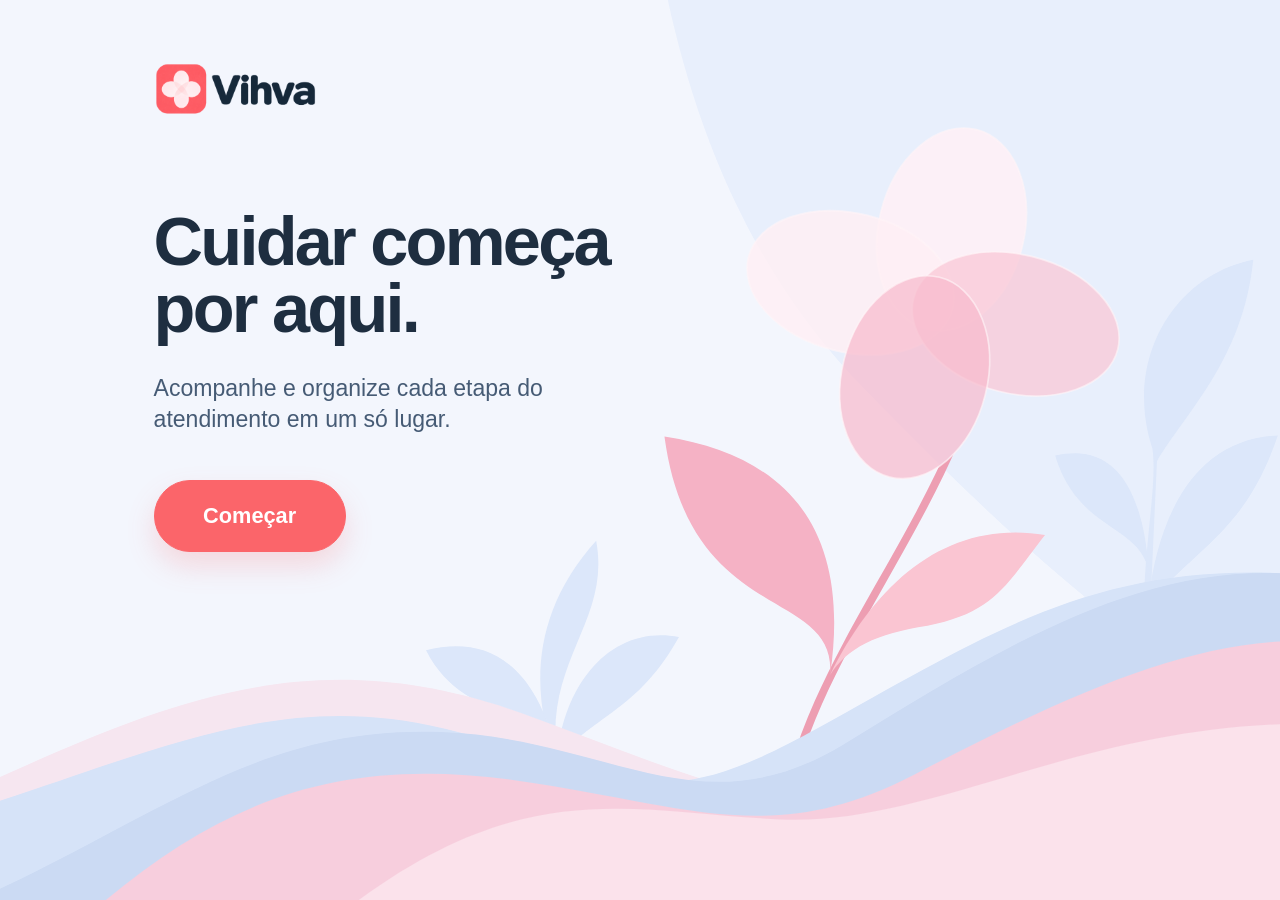
<file: index.html>
<!DOCTYPE html>
<html lang="pt-BR">
<head>
  <meta charset="UTF-8">
  <meta name="viewport" content="width=device-width, initial-scale=1.0">
  <title>Vihva – Boas-vindas</title>
  <link rel="stylesheet" href="assets/css/style.css">
</head>
<body class="pagina-boas-vindas">
  <main class="boas-vindas">
    <div class="boas-vindas-conteudo">
      <img class="boas-vindas-logo" src="assets/imagens/logo-vihva-fiel.svg" alt="Vihva" width="230" height="77">
      <section class="boas-vindas-texto" aria-labelledby="titulo">
        <h1 id="titulo">Cuidar começa<br>por aqui.</h1>
        <p>Acompanhe e organize cada etapa do atendimento em um só lugar.</p>
        <a class="btn" href="painel.html">Começar</a>
      </section>
    </div>
  </main>
</body>
</html>
</file>
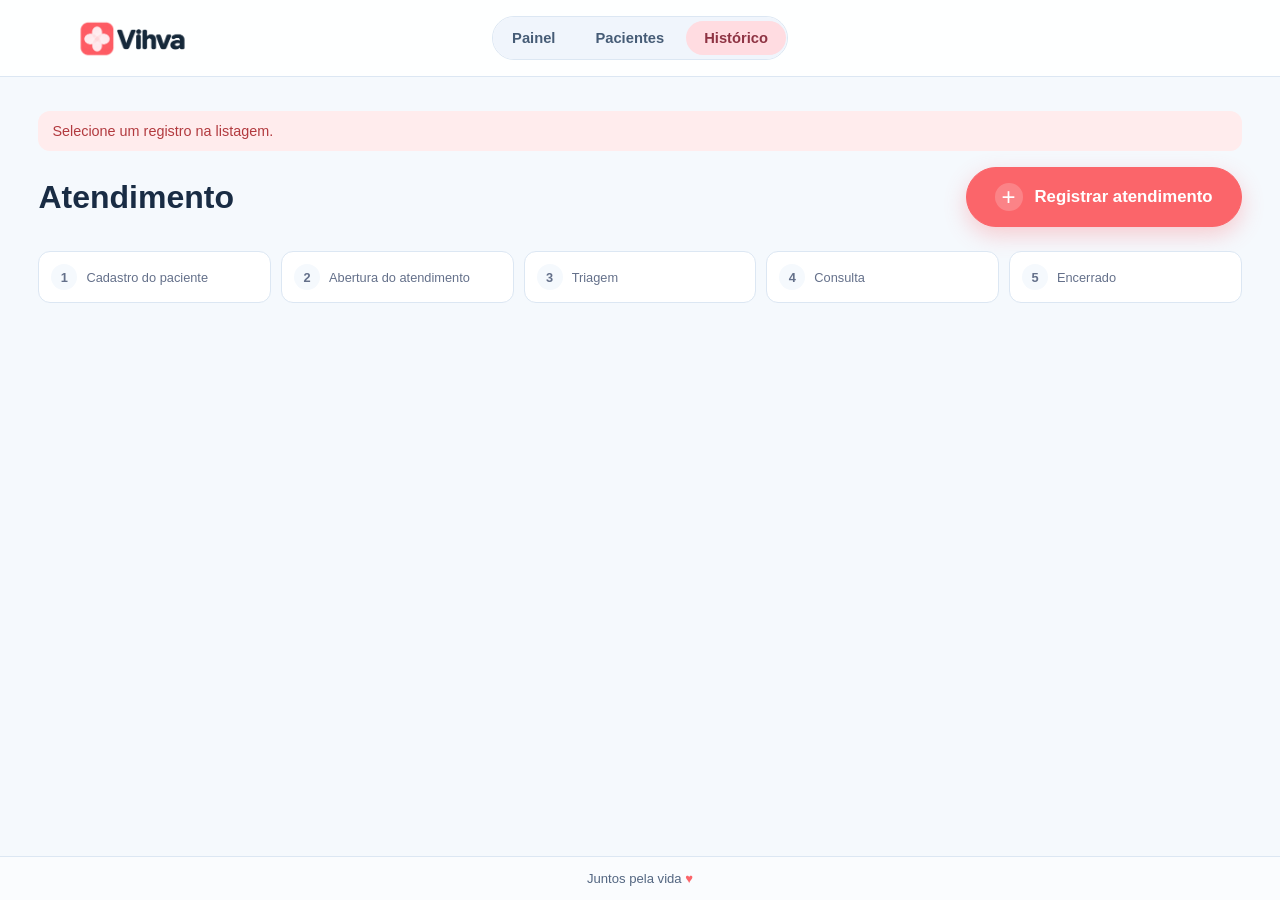
<file: atendimento.html>
<!DOCTYPE html>
<html lang="pt-BR">
<head>
  <meta charset="UTF-8">
  <meta name="viewport" content="width=device-width, initial-scale=1.0">
  <title>Atendimento - Vihva</title>
  <link rel="stylesheet" href="assets/css/style.css">
  <script src="assets/js/prototipo/config.js" defer></script>
  <script src="assets/js/prototipo/dados-demo.js" defer></script>
  <script src="assets/js/prototipo/repositorio-demo.js" defer></script>
  <script src="assets/js/comum.js" defer></script>
  <script src="assets/js/atendimento.js" defer></script>
</head>
<body class="pagina-sistema">
  <a class="pular" href="#conteudo">Ir para o conteúdo</a>
  <nav class="nav nav-sistema" aria-label="Navegação principal">
    <a class="logo" href="index.html"><img class="logo-imagem" src="assets/imagens/logo-vihva-fiel.svg" alt="Vihva" width="146" height="46" decoding="async"></a>
    <div class="nav-operacao">
      <button class="btn btn-ghost btn-small menu-toggle" type="button" aria-expanded="false" aria-controls="menu">Menu</button>
      <div class="links" id="menu">
        <a href="painel.html">Painel</a>
        <a href="pacientes.html">Pacientes</a>
        <a href="atendimentos.html" class="active" aria-current="page">Histórico</a>
      </div>
    </div>
  </nav>
  <main id="conteudo" tabindex="-1">
    <div class="page">
      <p id="mensagem" class="alert" role="status" tabindex="-1" hidden></p>
      <noscript>Ative o JavaScript para usar a demonstração do Vihva.</noscript>
      <div class="page-head">
        <h1 id="titulo-pagina">Atendimento</h1>
        <div class="actions">
          <a class="btn btn-ghost btn-small" href="painel.html" id="retorno-cabecalho" hidden>Voltar ao painel</a>
          <a class="btn btn-receber-paciente" href="novo-atendimento.html"><span class="receber-icone" aria-hidden="true">+</span> Registrar atendimento</a>
        </div>
      </div>
      <p class="identificacao-atendimento" hidden></p>
      <ol class="fluxo-paciente" aria-label="Etapas do atendimento">
        <li><span class="fluxo-numero">1</span><span class="etapa-nome">Cadastro do paciente</span><span class="etapa-curta" aria-hidden="true">Cadastro</span></li>
        <li><span class="fluxo-numero">2</span><span class="etapa-nome">Abertura do atendimento</span><span class="etapa-curta" aria-hidden="true">Abertura</span></li>
        <li><span class="fluxo-numero">3</span><span class="etapa-nome">Triagem</span><span class="etapa-curta" aria-hidden="true">Triagem</span></li>
        <li><span class="fluxo-numero">4</span><span class="etapa-nome">Consulta</span><span class="etapa-curta" aria-hidden="true">Consulta</span></li>
        <li><span class="fluxo-numero">5</span><span class="etapa-nome">Encerrado</span><span class="etapa-curta" aria-hidden="true">Encerrado</span></li>
      </ol>
      <section class="proxima-etapa abertura-confirmada" aria-labelledby="abertura-concluida" id="confirmacao-etapa" hidden>
        <div>
          <h2 id="abertura-concluida"></h2>
          <p id="confirmacao-triagem" hidden>A triagem foi salva. Você pode iniciar a consulta agora ou voltar ao painel e deixar o atendimento na fila como Consulta pendente.</p>
          <p id="confirmacao-abertura" hidden>A chegada foi registrada. A triagem ainda não começou. Você pode iniciá-la agora ou voltar ao painel para deixar o atendimento na fila.</p>
        </div>
        <div class="actions">
          <a class="btn btn-ghost btn-small" href="painel.html">Voltar ao painel</a>
          <a class="btn btn-small" id="iniciar-etapa">Iniciar triagem</a>
        </div>
      </section>
      <div class="proxima-etapa" id="proxima-etapa" hidden>
        <div>
          <h2 id="titulo-proxima-etapa"></h2>
          <p class="muted" id="descricao-proxima-etapa"></p>
        </div>
        <a class="btn btn-ghost btn-small" href="painel.html" id="retorno-resumo" hidden>Voltar ao painel</a>
        <a class="btn btn-small" id="registrar-etapa" hidden>Registrar triagem</a>
      </div>
      <div id="resumo-atendimento" hidden>
        <div class="actions acoes-registros" id="acoes-registros" hidden>
          <a class="btn btn-ghost btn-small" id="editar-triagem" hidden>Editar triagem</a>
          <button class="btn btn-ghost btn-small" type="button" id="cancelar-atendimento" hidden>Cancelar atendimento</button>
        </div>
        <div class="grid cols-2">
          <section class="card">
            <h2>Paciente</h2>
            <div id="resumo-paciente">
              <dl class="dados">
                <dt>Nascimento</dt>
                <dd data-campo="data_nascimento"></dd>
                <dt>CPF</dt>
                <dd data-campo="cpf"></dd>
                <dt>RG</dt>
                <dd data-campo="rg"></dd>
                <dt>Mãe</dt>
                <dd data-campo="nome_mae"></dd>
                <dt>Pai</dt>
                <dd data-campo="nome_pai"></dd>
                <dt>Logradouro</dt>
                <dd data-campo="logradouro"></dd>
                <dt>Número</dt>
                <dd data-campo="numero"></dd>
                <dt>Bairro</dt>
                <dd data-campo="bairro"></dd>
                <dt>Cidade</dt>
                <dd data-campo="cidade"></dd>
                <dt>UF</dt>
                <dd data-campo="estado"></dd>
                <dt>CEP</dt>
                <dd data-campo="cep"></dd>
              </dl>
            </div>
          </section>
          <section class="card">
            <h2>Triagem</h2>
            <p id="triagem-vazia">Aguardando registro da triagem.</p>
            <div id="resumo-triagem" hidden>
              <dl class="dados">
                <dt>Classificação</dt>
                <dd data-campo="classificacao_manchester"></dd>
                <dt>Sistólica (mmHg)</dt>
                <dd data-campo="pressao_sistolica"></dd>
                <dt>Diastólica (mmHg)</dt>
                <dd data-campo="pressao_diastolica"></dd>
                <dt>Temperatura (°C)</dt>
                <dd data-campo="temperatura"></dd>
                <dt>Batimentos (bpm)</dt>
                <dd data-campo="batimentos_cardiacos"></dd>
              </dl>
              <div class="resumo-queixas">
                <h3>Queixas</h3>
                <p id="queixas-triagem"></p>
              </div>
            </div>
          </section>
        </div>
        <section class="card">
          <h2>Consulta</h2>
          <p id="consulta-vazia">Aguardando registro da consulta.</p>
          <div class="resumo-consulta" hidden>
            <h3>Registro clínico da consulta</h3>
            <p class="texto-registro" id="observacoes-consulta"></p>
            <h3>Prescrição de medicamentos</h3>
            <p class="texto-registro" id="medicamentos-consulta"></p>
          </div>
        </section>
      </div>
    </div>
  </main>
  <!-- Confirmação de cancelamento com as mesmas cores e botões do sistema. -->
  <dialog class="confirmacao-dialogo" id="confirmacao-cancelamento" aria-labelledby="titulo-cancelamento" aria-describedby="descricao-cancelamento">
    <h2 id="titulo-cancelamento">Cancelar este atendimento?</h2>
    <p id="descricao-cancelamento">O atendimento será marcado como cancelado e ficará disponível apenas no histórico.</p>
    <form method="dialog" class="actions">
      <button class="btn btn-ghost" value="voltar" autofocus>Voltar</button>
      <button class="btn" value="confirmar">Cancelar atendimento</button>
    </form>
  </dialog>
  <footer class="footer"><span>Juntos pela vida <b aria-hidden="true">♥</b></span></footer>
</body>
</html>
</file>
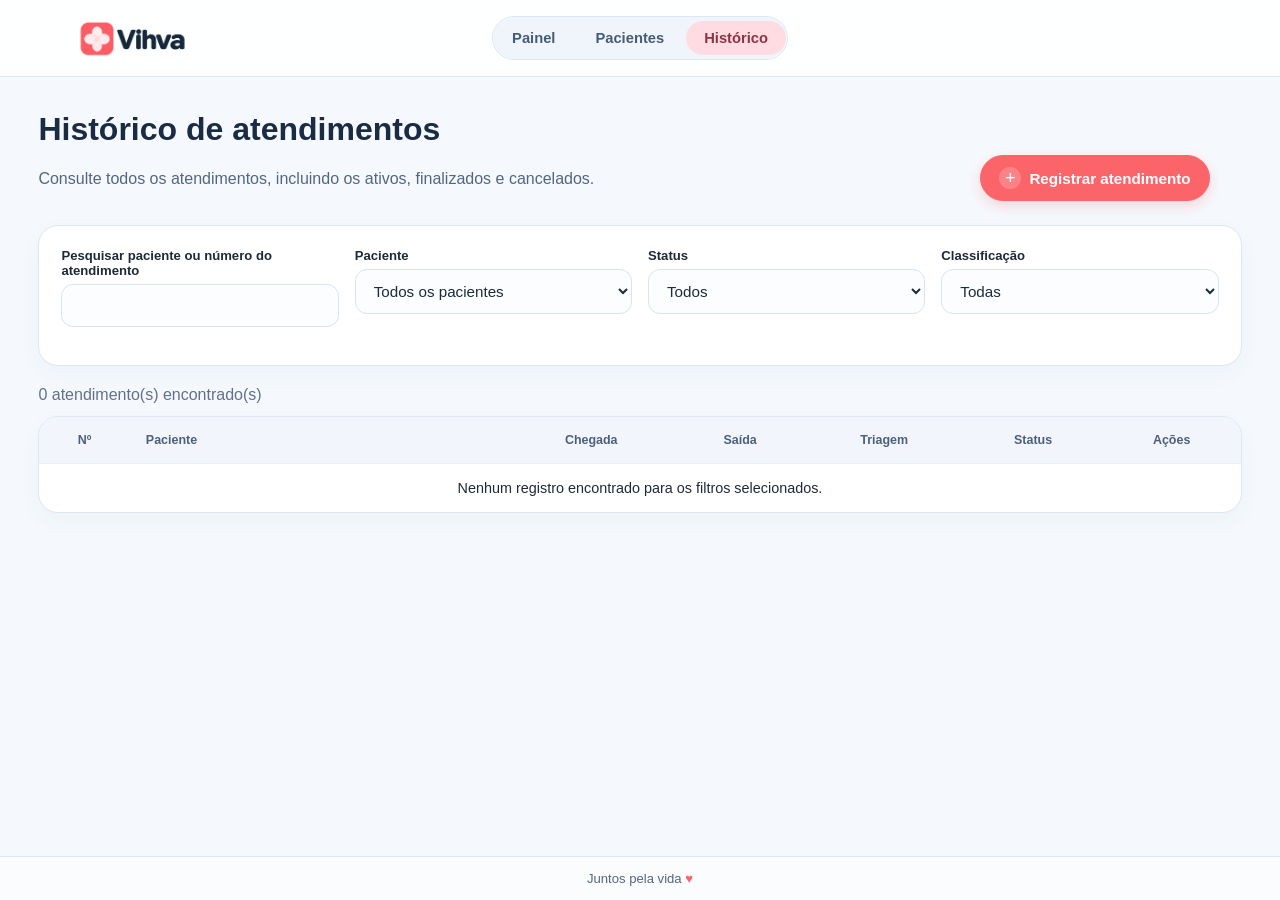
<file: atendimentos.html>
<!DOCTYPE html>
<html lang="pt-BR">
<head>
  <meta charset="UTF-8">
  <meta name="viewport" content="width=device-width, initial-scale=1.0">
  <title>Atendimentos - Vihva</title>
  <link rel="stylesheet" href="assets/css/style.css">
  <script src="assets/js/prototipo/config.js" defer></script>
  <script src="assets/js/prototipo/dados-demo.js" defer></script>
  <script src="assets/js/prototipo/repositorio-demo.js" defer></script>
  <script src="assets/js/comum.js" defer></script>
  <script src="assets/js/lista-atendimentos.js" defer></script>
</head>
<body class="pagina-sistema">
  <a class="pular" href="#conteudo">Ir para o conteúdo</a>
  <nav class="nav nav-sistema" aria-label="Navegação principal">
    <a class="logo" href="index.html"><img class="logo-imagem" src="assets/imagens/logo-vihva-fiel.svg" alt="Vihva" width="146" height="46" decoding="async"></a>
    <div class="nav-operacao">
      <button class="btn btn-ghost btn-small menu-toggle" type="button" aria-expanded="false" aria-controls="menu">Menu</button>
      <div class="links" id="menu">
        <a href="painel.html">Painel</a>
        <a href="pacientes.html">Pacientes</a>
        <a href="atendimentos.html" class="active" aria-current="page">Histórico</a>
      </div>
    </div>
  </nav>
  <main id="conteudo" tabindex="-1">
    <div class="page">
      <p id="mensagem" class="alert" role="status" tabindex="-1" hidden></p>
      <noscript>Ative o JavaScript para usar a demonstração do Vihva.</noscript>
      <div class="page-head cabecalho-listagem">
        <h1 id="titulo-pagina">Histórico de atendimentos</h1>
        <p class="descricao-pagina">Consulte todos os atendimentos, incluindo os ativos, finalizados e cancelados.</p>
        <div class="actions">
          <a class="btn btn-receber-paciente" href="novo-atendimento.html"><span class="receber-icone" aria-hidden="true">+</span> Registrar atendimento</a>
        </div>
      </div>
      <div class="card row" id="filtros">
        <div class="field">
          <label for="busca">Pesquisar paciente ou número do atendimento</label>
          <input id="busca" name="busca" type="search">
        </div>
        <div class="field">
          <label for="paciente_historico">Paciente</label>
          <select id="paciente_historico" name="paciente_historico">
            <option value="">Todos os pacientes</option>
          </select>
        </div>
        <div class="field">
          <label for="status">Status</label>
          <select id="status" name="status">
            <option value="">Todos</option>
            <option value="TRIAGEM_PENDENTE">Triagem pendente</option>
            <option value="CONSULTA_PENDENTE">Consulta pendente</option>
            <option value="FINALIZADO">Finalizado</option>
            <option value="CANCELADO">Cancelado</option>
          </select>
        </div>
        <div class="field">
          <label for="classificacao">Classificação</label>
          <select id="classificacao" name="classificacao">
            <option value="">Todas</option>
            <option value="VERMELHO">Vermelho</option>
            <option value="LARANJA">Laranja</option>
            <option value="AMARELO">Amarelo</option>
            <option value="VERDE">Verde</option>
            <option value="AZUL">Azul</option>
            <option value="SEM">Sem triagem</option>
          </select>
        </div>
      </div>
      <p id="contagem" role="status"></p>
      <div id="lista">
        <div class="card card-table listagem-responsiva tabela-atendimentos">
          <table role="table">
            <thead role="rowgroup">
              <tr role="row">
                <th scope="col" role="columnheader">Nº</th>
                <th scope="col" role="columnheader">Paciente</th>
                <th scope="col" role="columnheader">Chegada</th>
                <th scope="col" role="columnheader">Saída</th>
                <th scope="col" role="columnheader">Triagem</th>
                <th scope="col" role="columnheader">Status</th>
                <th scope="col" role="columnheader">Ações</th>
              </tr>
            </thead>
            <tbody role="rowgroup">
            </tbody>
          </table>
        </div>
      </div>
    </div>
  </main>
  <footer class="footer"><span>Juntos pela vida <b aria-hidden="true">♥</b></span></footer>
</body>
</html>
</file>
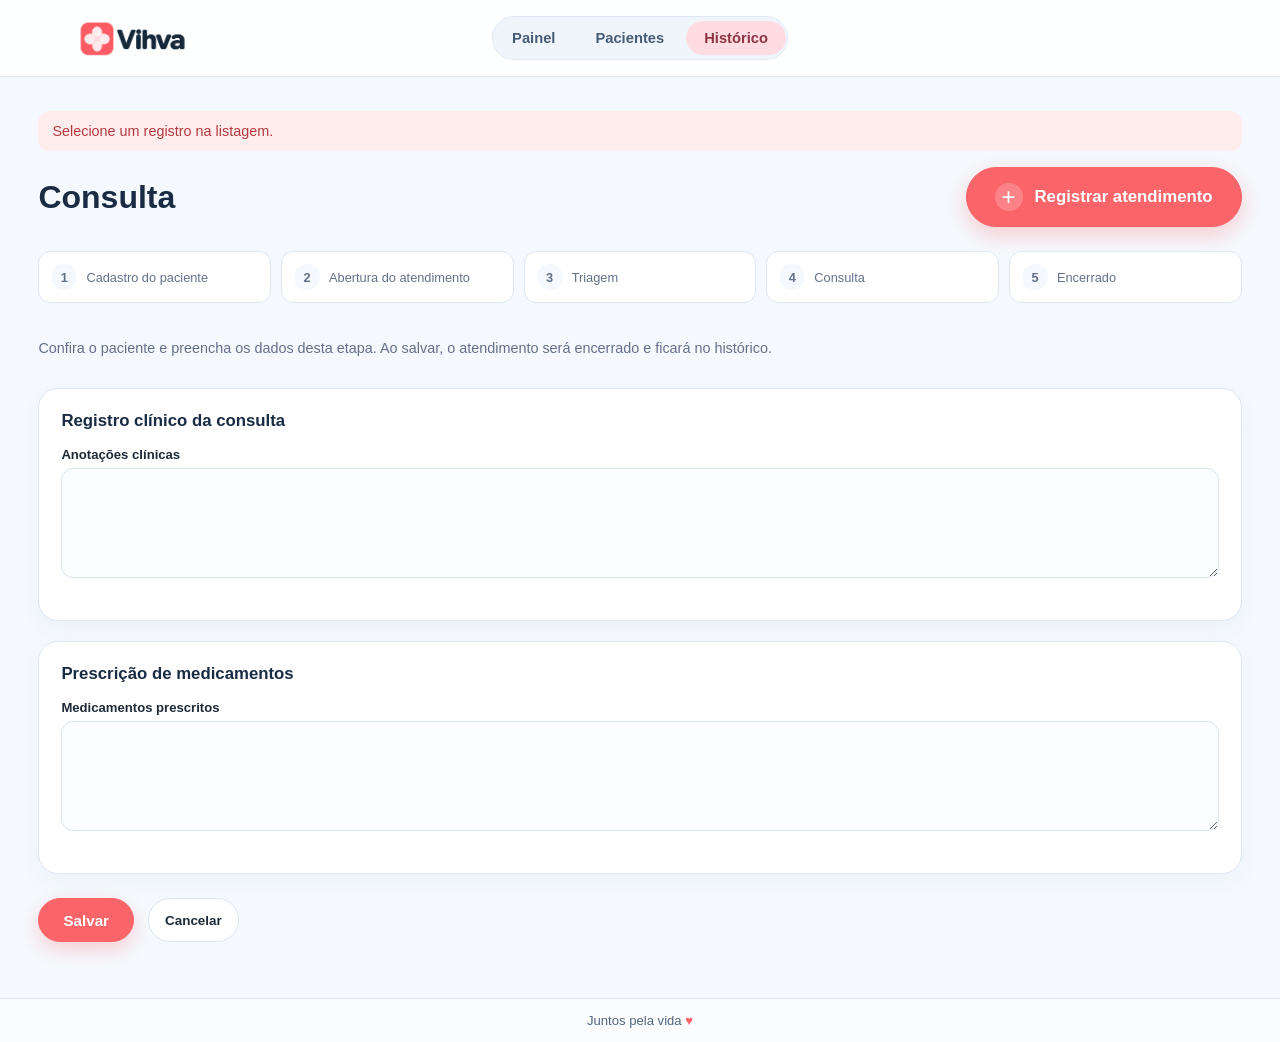
<file: consulta.html>
<!DOCTYPE html>
<html lang="pt-BR">
<head>
  <meta charset="UTF-8">
  <meta name="viewport" content="width=device-width, initial-scale=1.0">
  <title>Consulta - Vihva</title>
  <link rel="stylesheet" href="assets/css/style.css">
  <script src="assets/js/prototipo/config.js" defer></script>
  <script src="assets/js/prototipo/dados-demo.js" defer></script>
  <script src="assets/js/prototipo/repositorio-demo.js" defer></script>
  <script src="assets/js/comum.js" defer></script>
  <script src="assets/js/etapa-clinica.js" defer></script>
  <script src="assets/js/consulta.js" defer></script>
</head>
<body class="pagina-sistema">
  <a class="pular" href="#conteudo">Ir para o conteúdo</a>
  <nav class="nav nav-sistema" aria-label="Navegação principal">
    <a class="logo" href="index.html"><img class="logo-imagem" src="assets/imagens/logo-vihva-fiel.svg" alt="Vihva" width="146" height="46" decoding="async"></a>
    <div class="nav-operacao">
      <button class="btn btn-ghost btn-small menu-toggle" type="button" aria-expanded="false" aria-controls="menu">Menu</button>
      <div class="links" id="menu">
        <a href="painel.html">Painel</a>
        <a href="pacientes.html">Pacientes</a>
        <a href="atendimentos.html" class="active" aria-current="page">Histórico</a>
      </div>
    </div>
  </nav>
  <main id="conteudo" tabindex="-1">
    <div class="page">
      <p id="mensagem" class="alert" role="status" tabindex="-1" hidden></p>
      <noscript>Ative o JavaScript para usar a demonstração do Vihva.</noscript>
      <div class="page-head">
        <h1 id="titulo-pagina">Consulta</h1>
        <div class="actions">
          <a class="btn btn-receber-paciente" href="novo-atendimento.html"><span class="receber-icone" aria-hidden="true">+</span> Registrar atendimento</a>
        </div>
      </div>
      <ol class="fluxo-paciente" aria-label="Etapas do atendimento">
        <li><span class="fluxo-numero">1</span><span class="etapa-nome">Cadastro do paciente</span><span class="etapa-curta" aria-hidden="true">Cadastro</span></li>
        <li><span class="fluxo-numero">2</span><span class="etapa-nome">Abertura do atendimento</span><span class="etapa-curta" aria-hidden="true">Abertura</span></li>
        <li><span class="fluxo-numero">3</span><span class="etapa-nome">Triagem</span><span class="etapa-curta" aria-hidden="true">Triagem</span></li>
        <li><span class="fluxo-numero">4</span><span class="etapa-nome">Consulta</span><span class="etapa-curta" aria-hidden="true">Consulta</span></li>
        <li><span class="fluxo-numero">5</span><span class="etapa-nome">Encerrado</span><span class="etapa-curta" aria-hidden="true">Encerrado</span></li>
      </ol>
      <div class="contexto-etapa">
        <p class="contexto-paciente"></p>
        <p class="muted">Confira o paciente e preencha os dados desta etapa. Ao salvar, o atendimento será encerrado e ficará no histórico.</p>
      </div>
      <form id="form" class="form-etapa">
        <section class="card">
          <h2>Registro clínico da consulta</h2>
          <div class="field">
            <label for="observacoes">Anotações clínicas</label>
            <textarea id="observacoes" name="observacoes"></textarea>
          </div>
        </section>
        <section class="card">
          <h2>Prescrição de medicamentos</h2>
          <div class="field">
            <label for="medicamentos">Medicamentos prescritos</label>
            <textarea id="medicamentos" name="medicamentos"></textarea>
          </div>
        </section>
        <div class="actions acoes-etapa">
          <button class="btn" type="submit">Salvar</button>
          <a class="btn btn-ghost btn-small" href="painel.html" id="cancelar">Cancelar</a>
        </div>
      </form>
    </div>
  </main>
  <footer class="footer"><span>Juntos pela vida <b aria-hidden="true">♥</b></span></footer>
</body>
</html>
</file>
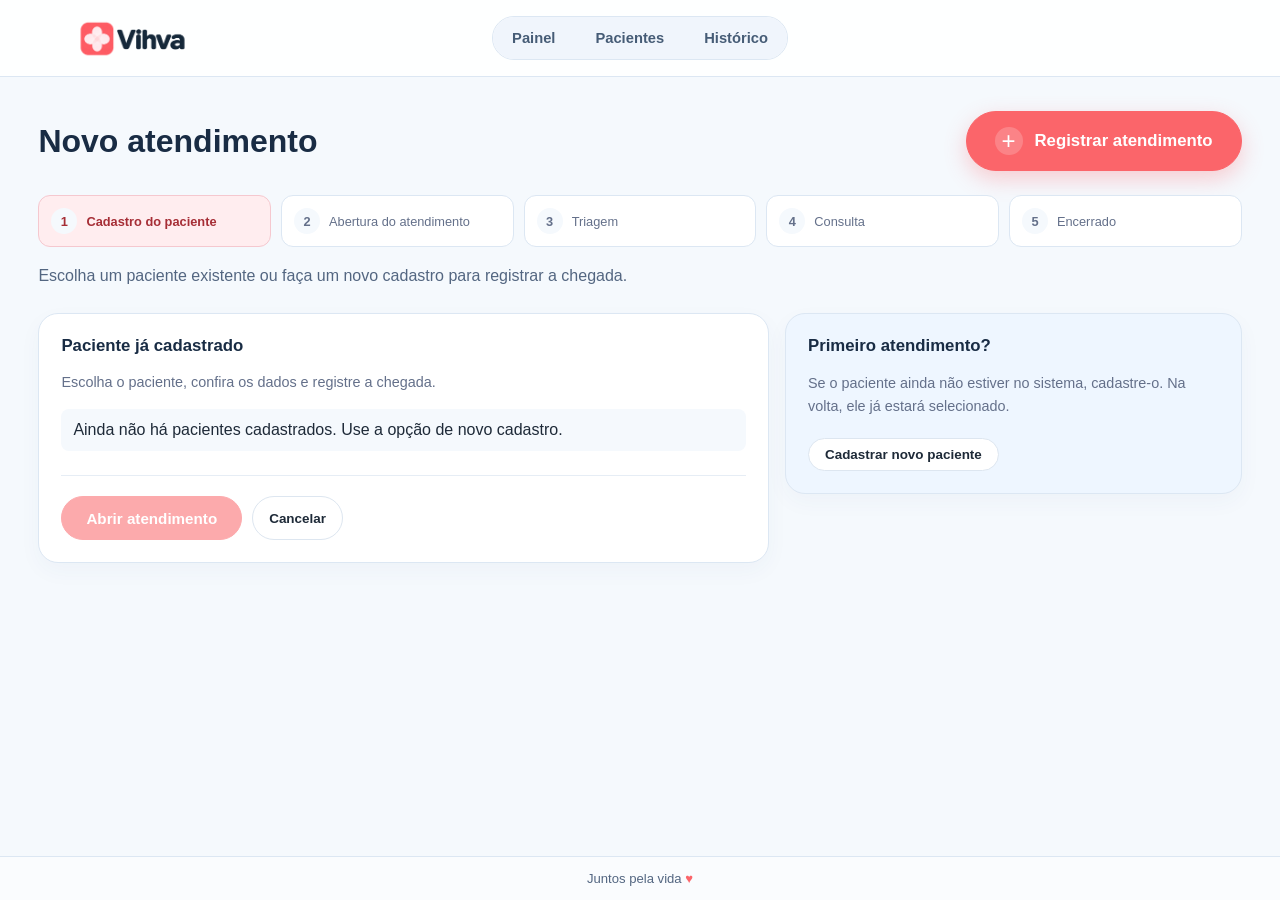
<file: novo-atendimento.html>
<!DOCTYPE html>
<html lang="pt-BR">
<head>
  <meta charset="UTF-8">
  <meta name="viewport" content="width=device-width, initial-scale=1.0">
  <title>Novo atendimento - Vihva</title>
  <link rel="stylesheet" href="assets/css/style.css">
  <script src="assets/js/prototipo/config.js" defer></script>
  <script src="assets/js/prototipo/dados-demo.js" defer></script>
  <script src="assets/js/prototipo/repositorio-demo.js" defer></script>
  <script src="assets/js/comum.js" defer></script>
  <script src="assets/js/novo-atendimento.js" defer></script>
</head>
<body class="pagina-sistema">
  <a class="pular" href="#conteudo">Ir para o conteúdo</a>
  <nav class="nav nav-sistema" aria-label="Navegação principal">
    <a class="logo" href="index.html"><img class="logo-imagem" src="assets/imagens/logo-vihva-fiel.svg" alt="Vihva" width="146" height="46" decoding="async"></a>
    <div class="nav-operacao">
      <button class="btn btn-ghost btn-small menu-toggle" type="button" aria-expanded="false" aria-controls="menu">Menu</button>
      <div class="links" id="menu">
        <a href="painel.html">Painel</a>
        <a href="pacientes.html">Pacientes</a>
        <a href="atendimentos.html">Histórico</a>
      </div>
    </div>
  </nav>
  <main id="conteudo" tabindex="-1">
    <div class="page">
      <p id="mensagem" class="alert" role="status" tabindex="-1" hidden></p>
      <noscript>Ative o JavaScript para usar a demonstração do Vihva.</noscript>
      <div class="page-head">
        <h1 id="titulo-pagina">Novo atendimento</h1>
        <div class="actions">
          <a class="btn btn-receber-paciente" href="novo-atendimento.html"><span class="receber-icone" aria-hidden="true">+</span> Registrar atendimento</a>
        </div>
      </div>
      <ol class="fluxo-paciente" aria-label="Etapas do atendimento">
        <li><span class="fluxo-numero">1</span><span class="etapa-nome">Cadastro do paciente</span><span class="etapa-curta" aria-hidden="true">Cadastro</span></li>
        <li><span class="fluxo-numero">2</span><span class="etapa-nome">Abertura do atendimento</span><span class="etapa-curta" aria-hidden="true">Abertura</span></li>
        <li><span class="fluxo-numero">3</span><span class="etapa-nome">Triagem</span><span class="etapa-curta" aria-hidden="true">Triagem</span></li>
        <li><span class="fluxo-numero">4</span><span class="etapa-nome">Consulta</span><span class="etapa-curta" aria-hidden="true">Consulta</span></li>
        <li><span class="fluxo-numero">5</span><span class="etapa-nome">Encerrado</span><span class="etapa-curta" aria-hidden="true">Encerrado</span></li>
      </ol>
      <p class="descricao-pagina">Escolha um paciente existente ou faça um novo cadastro para registrar a chegada.</p>
      <div id="avisos-paciente">
      </div>
      <div class="abertura-opcoes">
        <section class="card abertura-cartao" aria-labelledby="titulo-abertura">
          <h2 id="titulo-abertura">Paciente já cadastrado</h2>
          <p class="muted abertura-orientacao">Escolha o paciente, confira os dados e registre a chegada.</p>
          <form id="form">
            <div class="field">
              <label for="id_paciente">Paciente cadastrado *</label>
              <select id="id_paciente" name="id_paciente" required>
                <option value="">Escolha pelo nome</option>
              </select>
            </div>
            <p class="abertura-vazia" hidden>Ainda não há pacientes cadastrados. Use a opção de novo cadastro.</p>
            <div id="resumo-abertura" aria-live="polite">
            </div>
            <p class="nota-campo">Ao abrir, a chegada é registrada. O atendimento fica como Triagem pendente até que a triagem seja salva.</p>
            <div class="actions acoes-formulario abertura-acoes">
              <button class="btn" type="submit" disabled>Abrir atendimento</button>
              <a class="btn btn-ghost btn-small" href="painel.html">Cancelar</a>
            </div>
          </form>
        </section>
        <section class="card cadastro-alternativo" id="cadastro-alternativo" aria-labelledby="titulo-sem-cadastro">
          <h2 id="titulo-sem-cadastro">Primeiro atendimento?</h2>
          <p class="muted">Se o paciente ainda não estiver no sistema, cadastre-o. Na volta, ele já estará selecionado.</p>
          <div class="actions">
            <a class="btn btn-ghost btn-small" href="paciente-form.html?origem=chegada">Cadastrar novo paciente</a>
          </div>
        </section>
      </div>
    </div>
  </main>
  <footer class="footer"><span>Juntos pela vida <b aria-hidden="true">♥</b></span></footer>
</body>
</html>
</file>
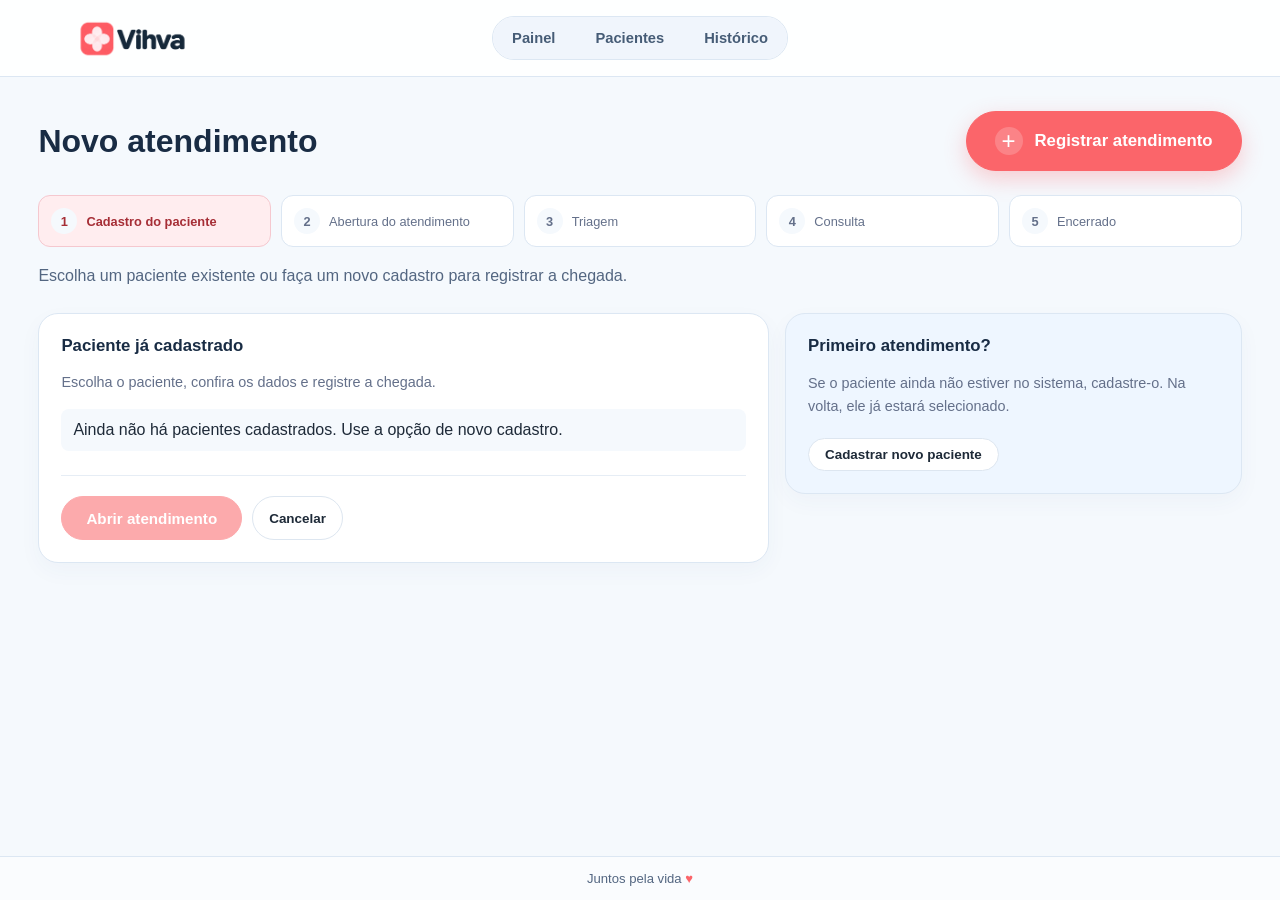
<file: paciente-form.html>
<!DOCTYPE html>
<html lang="pt-BR">
<head>
  <meta charset="UTF-8">
  <meta name="viewport" content="width=device-width, initial-scale=1.0">
  <title>Paciente - Vihva</title>
  <link rel="stylesheet" href="assets/css/style.css">
  <script src="assets/js/prototipo/config.js" defer></script>
  <script src="assets/js/prototipo/dados-demo.js" defer></script>
  <script src="assets/js/prototipo/repositorio-demo.js" defer></script>
  <script src="assets/js/comum.js" defer></script>
  <script src="assets/js/paciente-form.js" defer></script>
</head>
<body class="pagina-sistema">
  <a class="pular" href="#conteudo">Ir para o conteúdo</a>
  <nav class="nav nav-sistema" aria-label="Navegação principal">
    <a class="logo" href="index.html"><img class="logo-imagem" src="assets/imagens/logo-vihva-fiel.svg" alt="Vihva" width="146" height="46" decoding="async"></a>
    <div class="nav-operacao">
      <button class="btn btn-ghost btn-small menu-toggle" type="button" aria-expanded="false" aria-controls="menu">Menu</button>
      <div class="links" id="menu">
        <a href="painel.html">Painel</a>
        <a href="pacientes.html" class="active" aria-current="page">Pacientes</a>
        <a href="atendimentos.html">Histórico</a>
      </div>
    </div>
  </nav>
  <main id="conteudo" tabindex="-1">
    <div class="page">
      <p id="mensagem" class="alert" role="status" tabindex="-1" hidden></p>
      <noscript>Ative o JavaScript para usar a demonstração do Vihva.</noscript>
      <div class="page-head">
        <h1 id="titulo-pagina">Novo paciente</h1>
        <div class="actions">
          <a class="btn btn-receber-paciente" href="novo-atendimento.html"><span class="receber-icone" aria-hidden="true">+</span> Registrar atendimento</a>
        </div>
      </div>
      <div id="orientacao-cadastro" hidden>
        <ol class="fluxo-paciente" aria-label="Etapas do atendimento">
          <li><span class="fluxo-numero">1</span><span class="etapa-nome">Cadastro do paciente</span><span class="etapa-curta" aria-hidden="true">Cadastro</span></li>
          <li><span class="fluxo-numero">2</span><span class="etapa-nome">Abertura do atendimento</span><span class="etapa-curta" aria-hidden="true">Abertura</span></li>
          <li><span class="fluxo-numero">3</span><span class="etapa-nome">Triagem</span><span class="etapa-curta" aria-hidden="true">Triagem</span></li>
          <li><span class="fluxo-numero">4</span><span class="etapa-nome">Consulta</span><span class="etapa-curta" aria-hidden="true">Consulta</span></li>
          <li><span class="fluxo-numero">5</span><span class="etapa-nome">Encerrado</span><span class="etapa-curta" aria-hidden="true">Encerrado</span></li>
        </ol>
        <p class="descricao-pagina">Cadastre o paciente para continuar com a abertura do atendimento.</p>
      </div>
      <form id="form">
        <section class="card">
          <h2>Dados do paciente</h2>
          <p class="muted">Na edição, campos opcionais deixados vazios mantêm o valor anterior, conforme a regra atual do sistema.</p>
          <div class="field">
            <label for="data_nascimento">Data de nascimento *</label>
            <input id="data_nascimento" name="data_nascimento" type="date" required min="1000-01-01" max="9999-12-31">
          </div>
          <div class="row">
            <div class="field">
              <label for="nome_completo">Nome completo *</label>
              <input id="nome_completo" name="nome_completo" type="text" maxlength="200" required>
            </div>
            <div class="field">
              <label for="cpf">CPF</label>
              <input id="cpf" name="cpf" type="text" maxlength="11">
            </div>
            <div class="field">
              <label for="rg">RG</label>
              <input id="rg" name="rg" type="text" maxlength="20">
            </div>
            <div class="field">
              <label for="nome_mae">Nome da mãe</label>
              <input id="nome_mae" name="nome_mae" type="text" maxlength="200">
            </div>
            <div class="field">
              <label for="nome_pai">Nome do pai</label>
              <input id="nome_pai" name="nome_pai" type="text" maxlength="200">
            </div>
            <div class="field">
              <label for="logradouro">Logradouro</label>
              <input id="logradouro" name="logradouro" type="text" maxlength="150">
            </div>
            <div class="field">
              <label for="numero">Número</label>
              <input id="numero" name="numero" type="text" maxlength="10">
            </div>
            <div class="field">
              <label for="bairro">Bairro</label>
              <input id="bairro" name="bairro" type="text" maxlength="100">
            </div>
            <div class="field">
              <label for="cidade">Cidade</label>
              <input id="cidade" name="cidade" type="text" maxlength="100">
            </div>
            <div class="field">
              <label for="estado">UF</label>
              <input id="estado" name="estado" type="text" maxlength="2">
            </div>
            <div class="field">
              <label for="cep">CEP</label>
              <input id="cep" name="cep" type="text" maxlength="8">
            </div>
          </div>
        </section>
        <div class="actions acoes-formulario-paciente">
          <a class="btn btn-ghost btn-small" href="pacientes.html" id="cancelar">Cancelar</a>
          <button class="btn" type="submit">Salvar paciente</button>
        </div>
      </form>
    </div>
  </main>
  <footer class="footer"><span>Juntos pela vida <b aria-hidden="true">♥</b></span></footer>
</body>
</html>
</file>
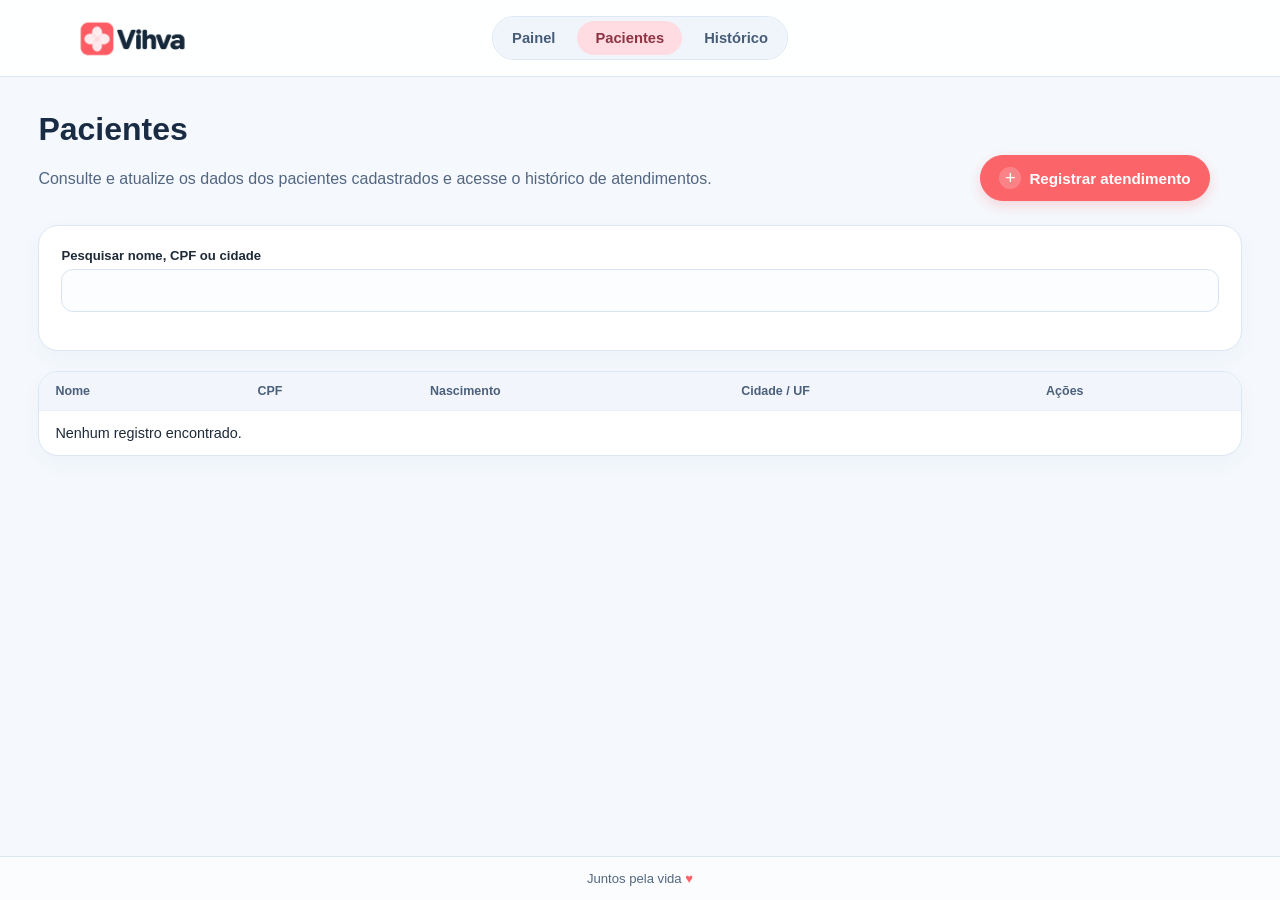
<file: pacientes.html>
<!DOCTYPE html>
<html lang="pt-BR">
<head>
  <meta charset="UTF-8">
  <meta name="viewport" content="width=device-width, initial-scale=1.0">
  <title>Pacientes - Vihva</title>
  <link rel="stylesheet" href="assets/css/style.css">
  <script src="assets/js/prototipo/config.js" defer></script>
  <script src="assets/js/prototipo/dados-demo.js" defer></script>
  <script src="assets/js/prototipo/repositorio-demo.js" defer></script>
  <script src="assets/js/comum.js" defer></script>
  <script src="assets/js/pacientes.js" defer></script>
</head>
<body class="pagina-sistema">
  <a class="pular" href="#conteudo">Ir para o conteúdo</a>
  <nav class="nav nav-sistema" aria-label="Navegação principal">
    <a class="logo" href="index.html"><img class="logo-imagem" src="assets/imagens/logo-vihva-fiel.svg" alt="Vihva" width="146" height="46" decoding="async"></a>
    <div class="nav-operacao">
      <button class="btn btn-ghost btn-small menu-toggle" type="button" aria-expanded="false" aria-controls="menu">Menu</button>
      <div class="links" id="menu">
        <a href="painel.html">Painel</a>
        <a href="pacientes.html" class="active" aria-current="page">Pacientes</a>
        <a href="atendimentos.html">Histórico</a>
      </div>
    </div>
  </nav>
  <main id="conteudo" tabindex="-1">
    <div class="page">
      <p id="mensagem" class="alert" role="status" tabindex="-1" hidden></p>
      <noscript>Ative o JavaScript para usar a demonstração do Vihva.</noscript>
      <div class="page-head cabecalho-listagem">
        <h1 id="titulo-pagina">Pacientes</h1>
        <p class="descricao-pagina">Consulte e atualize os dados dos pacientes cadastrados e acesse o histórico de atendimentos.</p>
        <div class="actions">
          <a class="btn btn-receber-paciente" href="novo-atendimento.html"><span class="receber-icone" aria-hidden="true">+</span> Registrar atendimento</a>
        </div>
      </div>
      <div class="card" id="filtros">
        <div class="field">
          <label for="busca">Pesquisar nome, CPF ou cidade</label>
          <input id="busca" name="busca" type="search">
        </div>
      </div>
      <div id="lista">
        <div class="card card-table listagem-responsiva ">
          <table role="table">
            <thead role="rowgroup">
              <tr role="row">
                <th scope="col" role="columnheader">Nome</th>
                <th scope="col" role="columnheader">CPF</th>
                <th scope="col" role="columnheader">Nascimento</th>
                <th scope="col" role="columnheader">Cidade / UF</th>
                <th scope="col" role="columnheader">Ações</th>
              </tr>
            </thead>
            <tbody role="rowgroup">
            </tbody>
          </table>
        </div>
      </div>
    </div>
  </main>
  <footer class="footer"><span>Juntos pela vida <b aria-hidden="true">♥</b></span></footer>
</body>
</html>
</file>
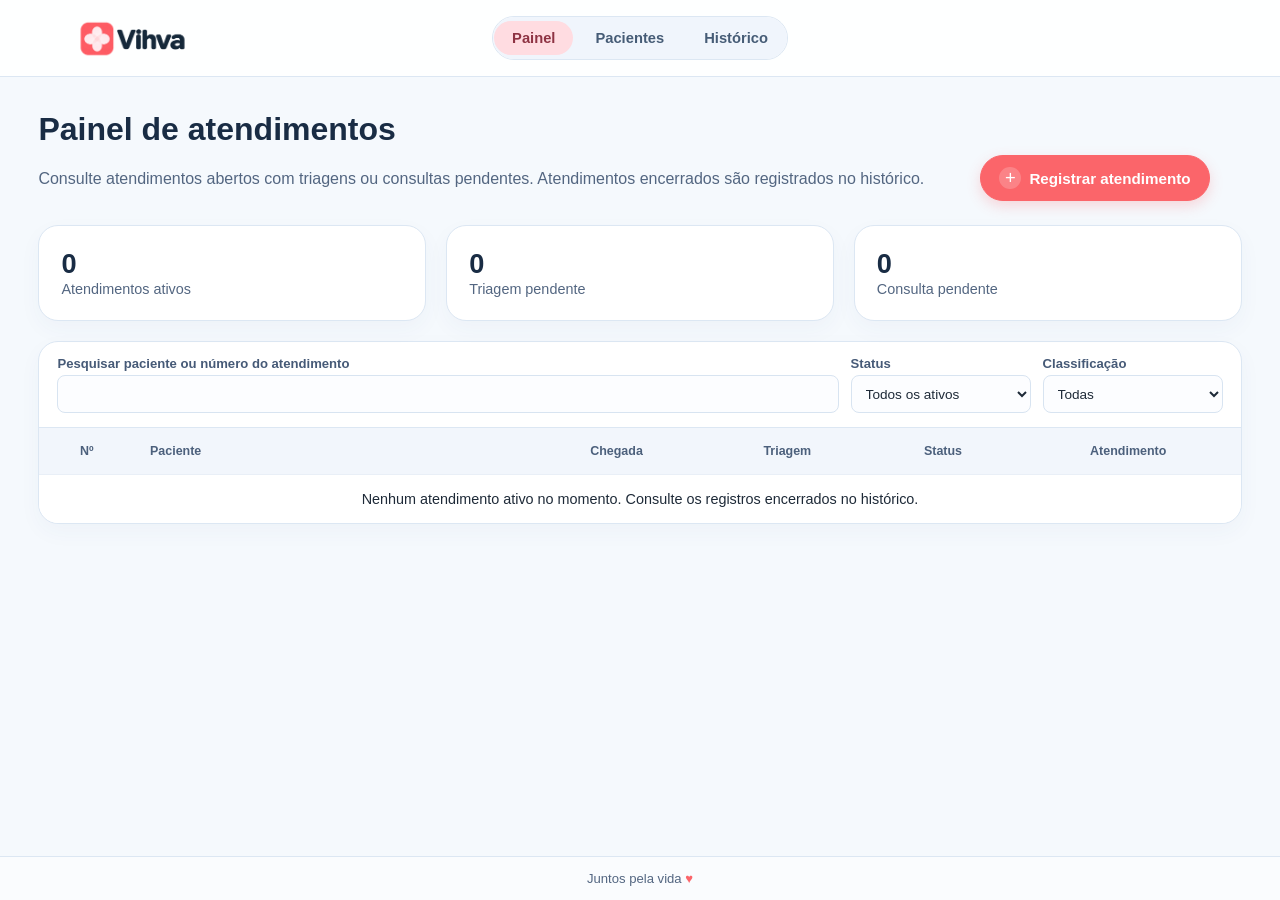
<file: painel.html>
<!DOCTYPE html>
<html lang="pt-BR">
<head>
  <meta charset="UTF-8">
  <meta name="viewport" content="width=device-width, initial-scale=1.0">
  <title>Painel - Vihva</title>
  <link rel="stylesheet" href="assets/css/style.css">
  <script src="assets/js/prototipo/config.js" defer></script>
  <script src="assets/js/prototipo/dados-demo.js" defer></script>
  <script src="assets/js/prototipo/repositorio-demo.js" defer></script>
  <script src="assets/js/comum.js" defer></script>
  <script src="assets/js/lista-atendimentos.js" defer></script>
</head>
<body class="pagina-sistema">
  <a class="pular" href="#conteudo">Ir para o conteúdo</a>
  <nav class="nav nav-sistema" aria-label="Navegação principal">
    <a class="logo" href="index.html"><img class="logo-imagem" src="assets/imagens/logo-vihva-fiel.svg" alt="Vihva" width="146" height="46" decoding="async"></a>
    <div class="nav-operacao">
      <button class="btn btn-ghost btn-small menu-toggle" type="button" aria-expanded="false" aria-controls="menu">Menu</button>
      <div class="links" id="menu">
        <a href="painel.html" class="active" aria-current="page">Painel</a>
        <a href="pacientes.html">Pacientes</a>
        <a href="atendimentos.html">Histórico</a>
      </div>
    </div>
  </nav>
  <main id="conteudo" tabindex="-1">
    <div class="page">
      <p id="mensagem" class="alert" role="status" tabindex="-1" hidden></p>
      <noscript>Ative o JavaScript para usar a demonstração do Vihva.</noscript>
      <div class="page-head cabecalho-listagem">
        <h1 id="titulo-pagina">Painel de atendimentos</h1>
        <p class="descricao-pagina">Consulte atendimentos abertos com triagens ou consultas pendentes. Atendimentos encerrados são registrados no histórico.</p>
        <div class="actions">
          <a class="btn btn-receber-paciente" href="novo-atendimento.html"><span class="receber-icone" aria-hidden="true">+</span> Registrar atendimento</a>
        </div>
      </div>
      <div class="grid indicadores-fila">
        <div class="card stat">
          <b id="total-ativos">0</b><span>Atendimentos ativos</span>
        </div>
        <div class="card stat">
          <b id="total-triagem">0</b><span>Triagem pendente</span>
        </div>
        <div class="card stat">
          <b id="total-consulta">0</b><span>Consulta pendente</span>
        </div>
      </div>
      <section class="card fila-painel" aria-label="Atendimentos ativos">
        <div class="filtros-fila" id="filtros">
          <div class="field">
            <label for="busca">Pesquisar paciente ou número do atendimento</label>
            <input id="busca" name="busca" type="search">
          </div>
          <div class="field">
            <label for="status">Status</label>
            <select id="status" name="status">
              <option value="">Todos os ativos</option>
              <option value="TRIAGEM_PENDENTE">Triagem pendente</option>
              <option value="CONSULTA_PENDENTE">Consulta pendente</option>
            </select>
          </div>
          <div class="field">
            <label for="classificacao">Classificação</label>
            <select id="classificacao" name="classificacao">
              <option value="">Todas</option>
              <option value="VERMELHO">Vermelho</option>
              <option value="LARANJA">Laranja</option>
              <option value="AMARELO">Amarelo</option>
              <option value="VERDE">Verde</option>
              <option value="AZUL">Azul</option>
              <option value="SEM">Sem triagem</option>
            </select>
          </div>
        </div>
        <p id="contagem" role="status" hidden></p>
        <div id="lista">
          <div class="card card-table listagem-responsiva tabela-atendimentos">
            <table role="table">
              <thead role="rowgroup">
                <tr role="row">
                  <th scope="col" role="columnheader">Nº</th>
                  <th scope="col" role="columnheader">Paciente</th>
                  <th scope="col" role="columnheader">Chegada</th>
                  <th scope="col" role="columnheader">Triagem</th>
                  <th scope="col" role="columnheader">Status</th>
                  <th scope="col" role="columnheader">Atendimento</th>
                </tr>
              </thead>
              <tbody role="rowgroup">
              </tbody>
            </table>
          </div>
        </div>
      </section>
    </div>
  </main>
  <footer class="footer"><span>Juntos pela vida <b aria-hidden="true">♥</b></span></footer>
</body>
</html>
</file>
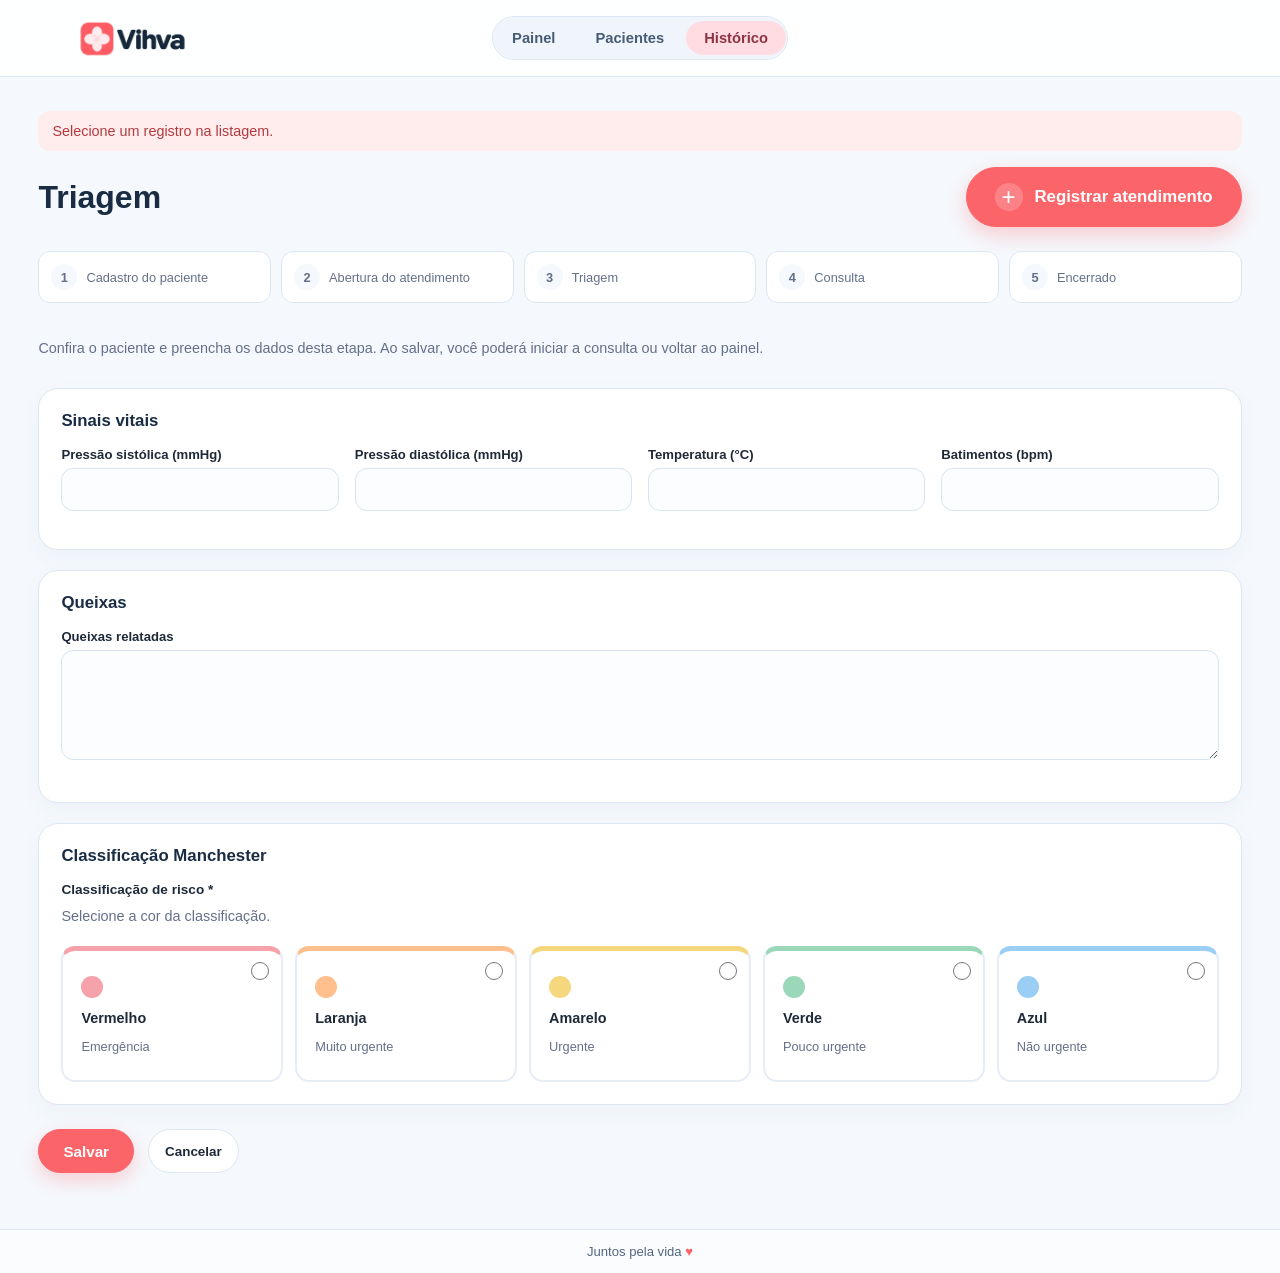
<file: triagem.html>
<!DOCTYPE html>
<html lang="pt-BR">
<head>
  <meta charset="UTF-8">
  <meta name="viewport" content="width=device-width, initial-scale=1.0">
  <title>Triagem - Vihva</title>
  <link rel="stylesheet" href="assets/css/style.css">
  <script src="assets/js/prototipo/config.js" defer></script>
  <script src="assets/js/prototipo/dados-demo.js" defer></script>
  <script src="assets/js/prototipo/repositorio-demo.js" defer></script>
  <script src="assets/js/comum.js" defer></script>
  <script src="assets/js/etapa-clinica.js" defer></script>
  <script src="assets/js/triagem.js" defer></script>
</head>
<body class="pagina-sistema">
  <a class="pular" href="#conteudo">Ir para o conteúdo</a>
  <nav class="nav nav-sistema" aria-label="Navegação principal">
    <a class="logo" href="index.html"><img class="logo-imagem" src="assets/imagens/logo-vihva-fiel.svg" alt="Vihva" width="146" height="46" decoding="async"></a>
    <div class="nav-operacao">
      <button class="btn btn-ghost btn-small menu-toggle" type="button" aria-expanded="false" aria-controls="menu">Menu</button>
      <div class="links" id="menu">
        <a href="painel.html">Painel</a>
        <a href="pacientes.html">Pacientes</a>
        <a href="atendimentos.html" class="active" aria-current="page">Histórico</a>
      </div>
    </div>
  </nav>
  <main id="conteudo" tabindex="-1">
    <div class="page">
      <p id="mensagem" class="alert" role="status" tabindex="-1" hidden></p>
      <noscript>Ative o JavaScript para usar a demonstração do Vihva.</noscript>
      <div class="page-head">
        <h1 id="titulo-pagina">Triagem</h1>
        <div class="actions">
          <a class="btn btn-receber-paciente" href="novo-atendimento.html"><span class="receber-icone" aria-hidden="true">+</span> Registrar atendimento</a>
        </div>
      </div>
      <ol class="fluxo-paciente" aria-label="Etapas do atendimento">
        <li><span class="fluxo-numero">1</span><span class="etapa-nome">Cadastro do paciente</span><span class="etapa-curta" aria-hidden="true">Cadastro</span></li>
        <li><span class="fluxo-numero">2</span><span class="etapa-nome">Abertura do atendimento</span><span class="etapa-curta" aria-hidden="true">Abertura</span></li>
        <li><span class="fluxo-numero">3</span><span class="etapa-nome">Triagem</span><span class="etapa-curta" aria-hidden="true">Triagem</span></li>
        <li><span class="fluxo-numero">4</span><span class="etapa-nome">Consulta</span><span class="etapa-curta" aria-hidden="true">Consulta</span></li>
        <li><span class="fluxo-numero">5</span><span class="etapa-nome">Encerrado</span><span class="etapa-curta" aria-hidden="true">Encerrado</span></li>
      </ol>
      <div class="contexto-etapa">
        <p class="contexto-paciente"></p>
        <p class="muted">Confira o paciente e preencha os dados desta etapa. Ao salvar, você poderá iniciar a consulta ou voltar ao painel.</p>
      </div>
      <form id="form" class="form-etapa">
        <section class="card">
          <h2>Sinais vitais</h2>
          <div class="row">
            <div class="field">
              <label for="pressao_sistolica">Pressão sistólica (mmHg)</label>
              <input id="pressao_sistolica" name="pressao_sistolica" type="number" min="0" max="65535" step="1">
            </div>
            <div class="field">
              <label for="pressao_diastolica">Pressão diastólica (mmHg)</label>
              <input id="pressao_diastolica" name="pressao_diastolica" type="number" min="0" max="65535" step="1">
            </div>
            <div class="field">
              <label for="temperatura">Temperatura (°C)</label>
              <input id="temperatura" name="temperatura" type="number" step="0.1" min="-999.9" max="999.9">
            </div>
            <div class="field">
              <label for="batimentos_cardiacos">Batimentos (bpm)</label>
              <input id="batimentos_cardiacos" name="batimentos_cardiacos" type="number" min="0" max="65535" step="1">
            </div>
          </div>
        </section>
        <section class="card">
          <h2>Queixas</h2>
          <div class="field">
            <label for="queixas">Queixas relatadas</label>
            <textarea id="queixas" name="queixas"></textarea>
          </div>
        </section>
        <section class="card">
          <h2>Classificação Manchester</h2>
          <fieldset class="manchester">
            <legend>Classificação de risco *</legend>
            <p class="muted manchester-ajuda">Selecione a cor da classificação.</p>
            <div class="manchester-opcoes">
              <label class="manchester-opcao manchester-vermelho" for="classificacao_VERMELHO">
                <input type="radio" id="classificacao_VERMELHO" name="classificacao_manchester" aria-labelledby="nome_classificacao_VERMELHO" aria-describedby="urgencia_VERMELHO" value="VERMELHO" required>
                <span class="manchester-cartao">
                  <span class="manchester-cor" aria-hidden="true"></span>
                  <span class="manchester-nome" id="nome_classificacao_VERMELHO">Vermelho</span>
                  <span class="manchester-urgencia" id="urgencia_VERMELHO">Emergência</span>
                </span>
              </label>
              <label class="manchester-opcao manchester-laranja" for="classificacao_LARANJA">
                <input type="radio" id="classificacao_LARANJA" name="classificacao_manchester" aria-labelledby="nome_classificacao_LARANJA" aria-describedby="urgencia_LARANJA" value="LARANJA" required>
                <span class="manchester-cartao">
                  <span class="manchester-cor" aria-hidden="true"></span>
                  <span class="manchester-nome" id="nome_classificacao_LARANJA">Laranja</span>
                  <span class="manchester-urgencia" id="urgencia_LARANJA">Muito urgente</span>
                </span>
              </label>
              <label class="manchester-opcao manchester-amarelo" for="classificacao_AMARELO">
                <input type="radio" id="classificacao_AMARELO" name="classificacao_manchester" aria-labelledby="nome_classificacao_AMARELO" aria-describedby="urgencia_AMARELO" value="AMARELO" required>
                <span class="manchester-cartao">
                  <span class="manchester-cor" aria-hidden="true"></span>
                  <span class="manchester-nome" id="nome_classificacao_AMARELO">Amarelo</span>
                  <span class="manchester-urgencia" id="urgencia_AMARELO">Urgente</span>
                </span>
              </label>
              <label class="manchester-opcao manchester-verde" for="classificacao_VERDE">
                <input type="radio" id="classificacao_VERDE" name="classificacao_manchester" aria-labelledby="nome_classificacao_VERDE" aria-describedby="urgencia_VERDE" value="VERDE" required>
                <span class="manchester-cartao">
                  <span class="manchester-cor" aria-hidden="true"></span>
                  <span class="manchester-nome" id="nome_classificacao_VERDE">Verde</span>
                  <span class="manchester-urgencia" id="urgencia_VERDE">Pouco urgente</span>
                </span>
              </label>
              <label class="manchester-opcao manchester-azul" for="classificacao_AZUL">
                <input type="radio" id="classificacao_AZUL" name="classificacao_manchester" aria-labelledby="nome_classificacao_AZUL" aria-describedby="urgencia_AZUL" value="AZUL" required>
                <span class="manchester-cartao">
                  <span class="manchester-cor" aria-hidden="true"></span>
                  <span class="manchester-nome" id="nome_classificacao_AZUL">Azul</span>
                  <span class="manchester-urgencia" id="urgencia_AZUL">Não urgente</span>
                </span>
              </label>
            </div>
          </fieldset>
        </section>
        <div class="actions acoes-etapa">
          <button class="btn" type="submit">Salvar</button>
          <a class="btn btn-ghost btn-small" href="painel.html" id="cancelar">Cancelar</a>
        </div>
      </form>
    </div>
  </main>
  <footer class="footer"><span>Juntos pela vida <b aria-hidden="true">♥</b></span></footer>
</body>
</html>
</file>
<file: assets/css/style.css>
/* Entrada única de estilos do Vihva. A ordem das folhas define as prioridades. */
@import url("base.css");
@import url("atendimento.css");
@import url("componentes.css");
@import url("acesso.css");
@import url("sistema.css");
</file>
